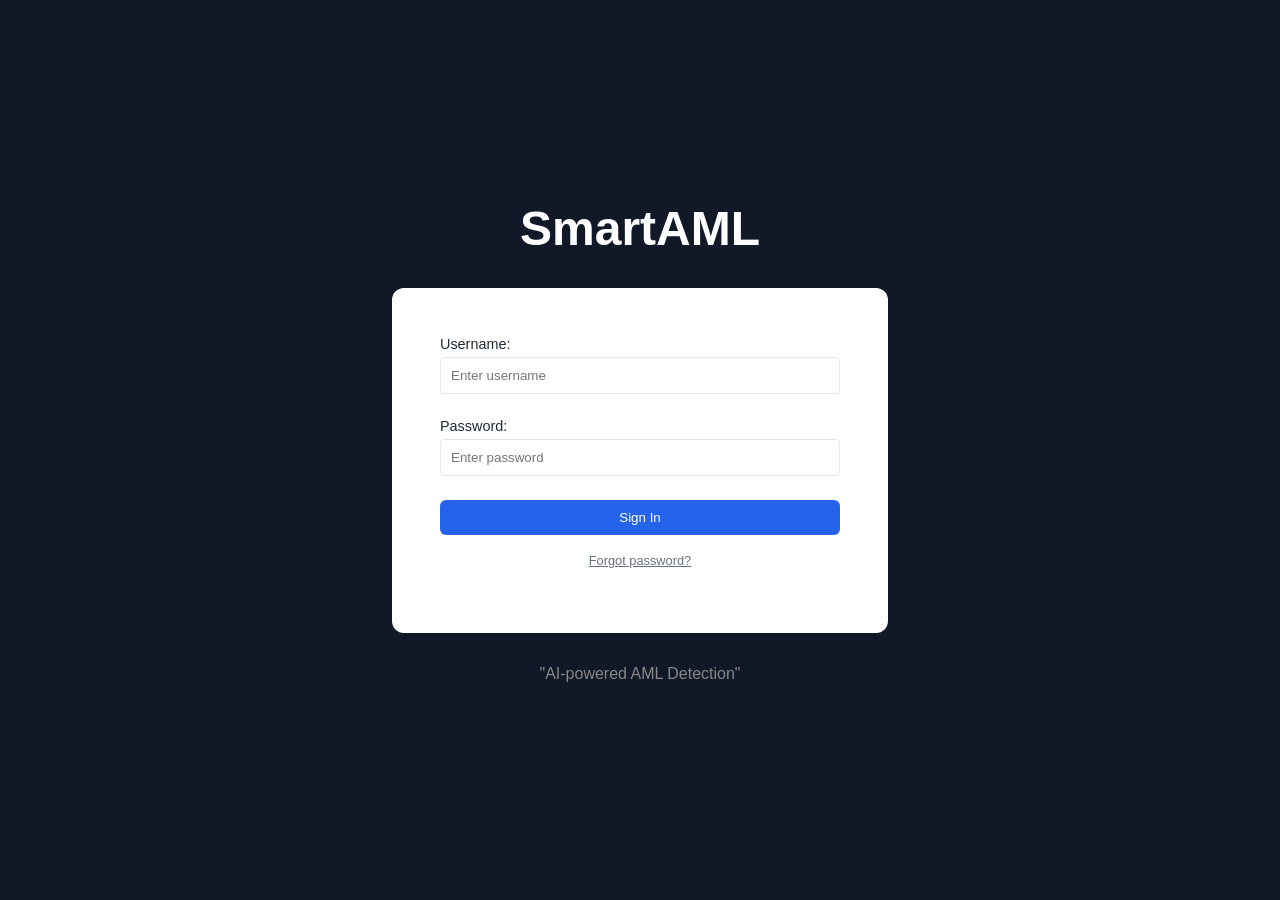
<file: frontend/index.html>
<!DOCTYPE html>
<html lang="en">
<head>
    <meta charset="UTF-8">
    <title>SmartAML - Login</title>
    <link rel="stylesheet" href="style.css">
</head>
<body class="login-body">
    <h1 style="color: white; font-size: 3rem; margin-bottom: 2rem;">SmartAML</h1>
    <div class="login-card">
        <form action="home.html">
            <div class="input-group">
                <label>Username:</label>
                <input type="text" placeholder="Enter username" required>
            </div>
            <div class="input-group">
                <label>Password:</label>
                <input type="password" placeholder="Enter password" required>
            </div>
            <button type="submit" class="btn btn-primary">Sign In</button>
            <p><a href="#" style="font-size: 0.8rem; color: var(--text-muted);">Forgot password?</a></p>
        </form>
    </div>
    <p style="color: #888; margin-top: 2rem;">"AI-powered AML Detection"</p>
</body>
</html>
</file>
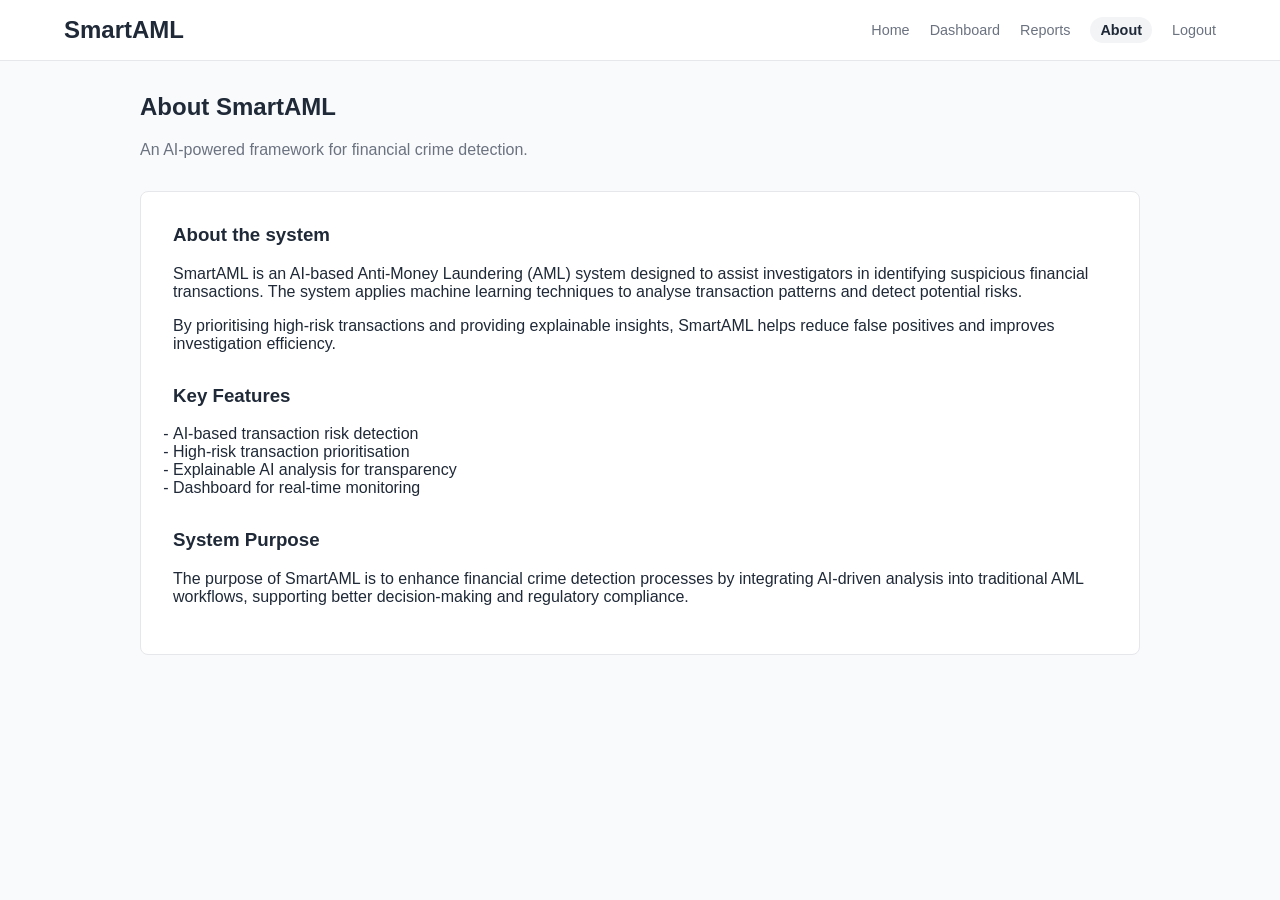
<file: frontend/about.html>
<!DOCTYPE html>
<html lang="en">
<head>
    <meta charset="UTF-8">
    <title>SmartAML - About</title>
    <link rel="stylesheet" href="style.css">
</head>
<body>
    <nav>
        <div class="logo">SmartAML</div>
        <ul>
            <li><a href="home.html">Home</a></li>
            <li><a href="dashboard.html">Dashboard</a></li>
            <li><a href="reports.html">Reports</a></li>
            <li><a href="about.html" class="active">About</a></li>
            <li><a href="index.html">Logout</a></li>
        </ul>
    </nav>
    <div class="container">
        <h2>About SmartAML</h2>
        <p class="subtitle">An AI-powered framework for financial crime detection.</p>

        <div class="card">
            <h3>About the system</h3>
            <p>SmartAML is an AI-based Anti-Money Laundering (AML) system designed to assist investigators in identifying suspicious financial transactions. The system applies machine learning techniques to analyse transaction patterns and detect potential risks.</p>
            <p>By prioritising high-risk transactions and providing explainable insights, SmartAML helps reduce false positives and improves investigation efficiency.</p>
            
            <h3 style="margin-top: 2rem;">Key Features</h3>
            <ul style="list-style-type: '- '; padding-left: 0;">
                <li>AI-based transaction risk detection</li>
                <li>High-risk transaction prioritisation</li>
                <li>Explainable AI analysis for transparency</li>
                <li>Dashboard for real-time monitoring</li>
            </ul>

            <h3 style="margin-top: 2rem;">System Purpose</h3>
            <p>The purpose of SmartAML is to enhance financial crime detection processes by integrating AI-driven analysis into traditional AML workflows, supporting better decision-making and regulatory compliance.</p>
        </div>
    </div>
</body>
</html>
</file>
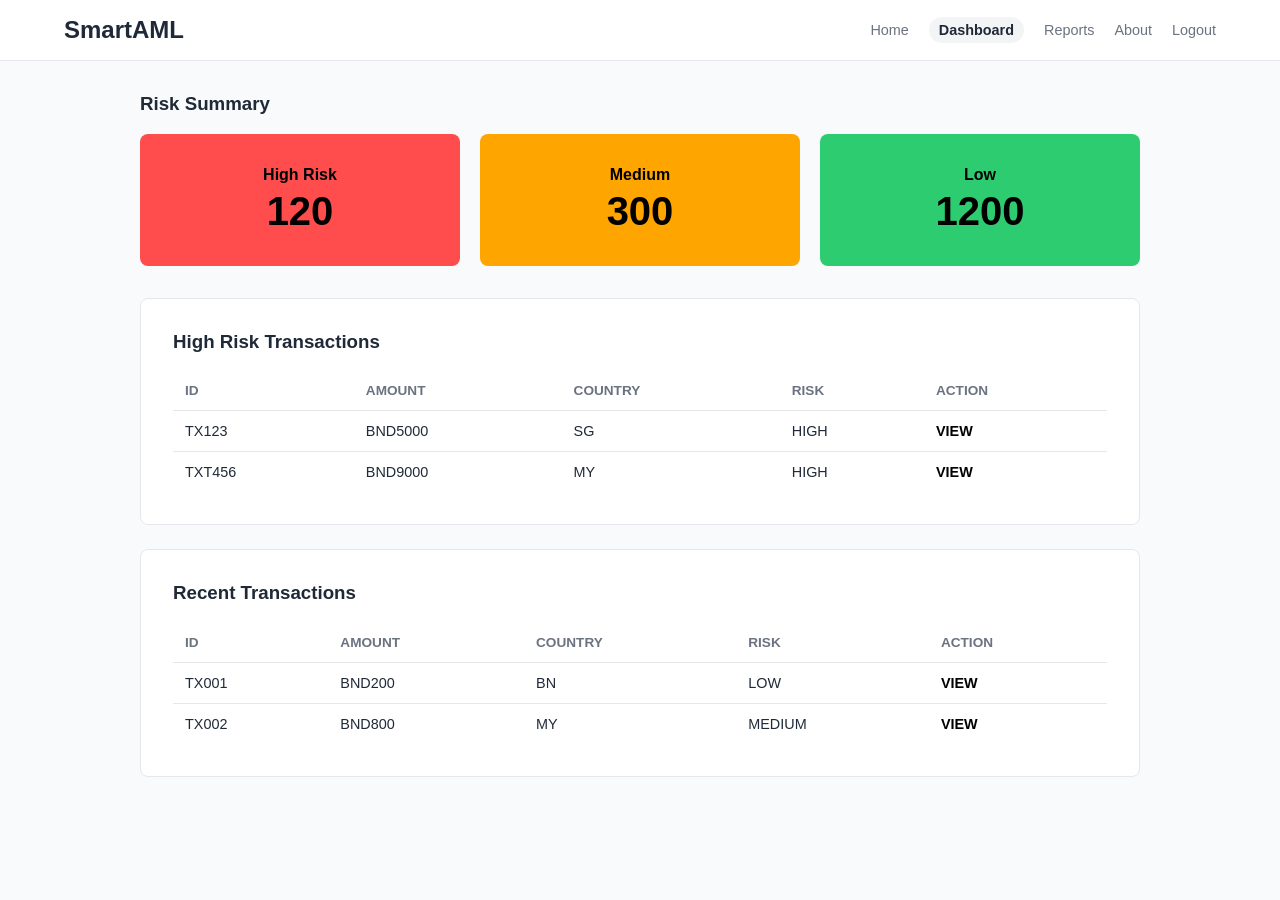
<file: frontend/dashboard.html>
<!DOCTYPE html>
<html lang="en">
<head>
    <meta charset="UTF-8">
    <title>SmartAML - Dashboard</title>
    <link rel="stylesheet" href="style.css">
</head>
<body>
    <nav>
        <div class="logo">SmartAML</div>
        <ul>
            <li><a href="home.html">Home</a></li>
            <li><a href="dashboard.html" class="active">Dashboard</a></li>
            <li><a href="reports.html">Reports</a></li>
            <li><a href="about.html">About</a></li>
            <li><a href="index.html">Logout</a></li>
        </ul>
    </nav>
    <div class="container">
        <h3>Risk Summary</h3>
        <div class="risk-grid">
            <div class="risk-card high"><h3>High Risk</h3><div class="count">120</div></div>
            <div class="risk-card med"><h3>Medium</h3><div class="count">300</div></div>
            <div class="risk-card low"><h3>Low</h3><div class="count">1200</div></div>
        </div>

        <div class="card">
            <h3>High Risk Transactions</h3>
            <table>
                <thead>
                    <tr><th>ID</th><th>Amount</th><th>Country</th><th>Risk</th><th>Action</th></tr>
                </thead>
                <tbody>
                    <tr><td>TX123</td><td>BND5000</td><td>SG</td><td>HIGH</td><td><a href="investigation.html" class="view-link">VIEW</a></td></tr>
                    <tr><td>TXT456</td><td>BND9000</td><td>MY</td><td>HIGH</td><td><a href="investigation.html" class="view-link">VIEW</a></td></tr>
                </tbody>
            </table>
        </div>

        <div class="card">
            <h3>Recent Transactions</h3>
            <table>
                <thead>
                    <tr><th>ID</th><th>Amount</th><th>Country</th><th>Risk</th><th>Action</th></tr>
                </thead>
                <tbody>
                    <tr><td>TX001</td><td>BND200</td><td>BN</td><td>LOW</td><td><a href="#" class="view-link">VIEW</a></td></tr>
                    <tr><td>TX002</td><td>BND800</td><td>MY</td><td>MEDIUM</td><td><a href="#" class="view-link">VIEW</a></td></tr>
                </tbody>
            </table>
        </div>
    </div>
</body>
</html>
</file>
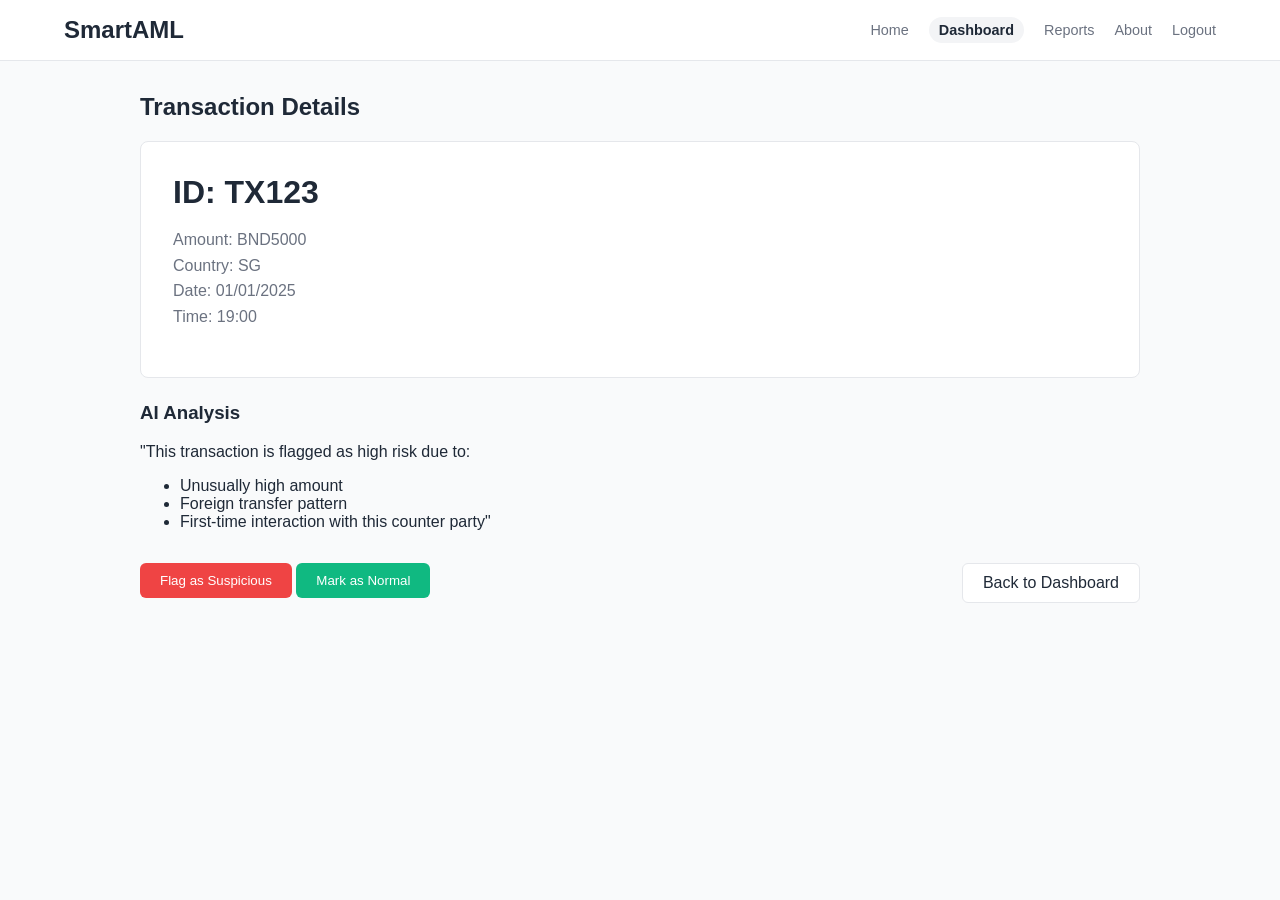
<file: frontend/investigation.html>
<!DOCTYPE html>
<html lang="en">
<head>
    <meta charset="UTF-8">
    <title>SmartAML - Investigation</title>
    <link rel="stylesheet" href="style.css">
</head>
<body>
    <nav>
        <div class="logo">SmartAML</div>
        <ul>
            <li><a href="home.html">Home</a></li>
            <li><a href="dashboard.html" class="active">Dashboard</a></li>
            <li><a href="reports.html">Reports</a></li>
            <li><a href="about.html">About</a></li>
            <li><a href="index.html">Logout</a></li>
        </ul>
    </nav>
    <div class="container">
        <h2>Transaction Details</h2>
        <div class="card">
            <h1 style="margin-bottom: 10px;">ID: TX123</h1>
            <p style="color: var(--text-muted); line-height: 1.6;">
                Amount: BND5000<br>
                Country: SG<br>
                Date: 01/01/2025<br>
                Time: 19:00
            </p>
        </div>

        <h3>AI Analysis</h3>
        <p>"This transaction is flagged as high risk due to:</p>
        <ul>
            <li>Unusually high amount</li>
            <li>Foreign transfer pattern</li>
            <li>First-time interaction with this counter party"</li>
        </ul>

        <div style="display: flex; justify-content: space-between; margin-top: 2rem;">
            <div>
                <button class="btn btn-red" onclick="alert('Flagged as Suspicious')">Flag as Suspicious</button>
                <button class="btn btn-green" onclick="alert('Marked as Normal')">Mark as Normal</button>
            </div>
            <a href="dashboard.html" class="btn btn-outline">Back to Dashboard</a>
        </div>
    </div>
</body>
</html>
</file>
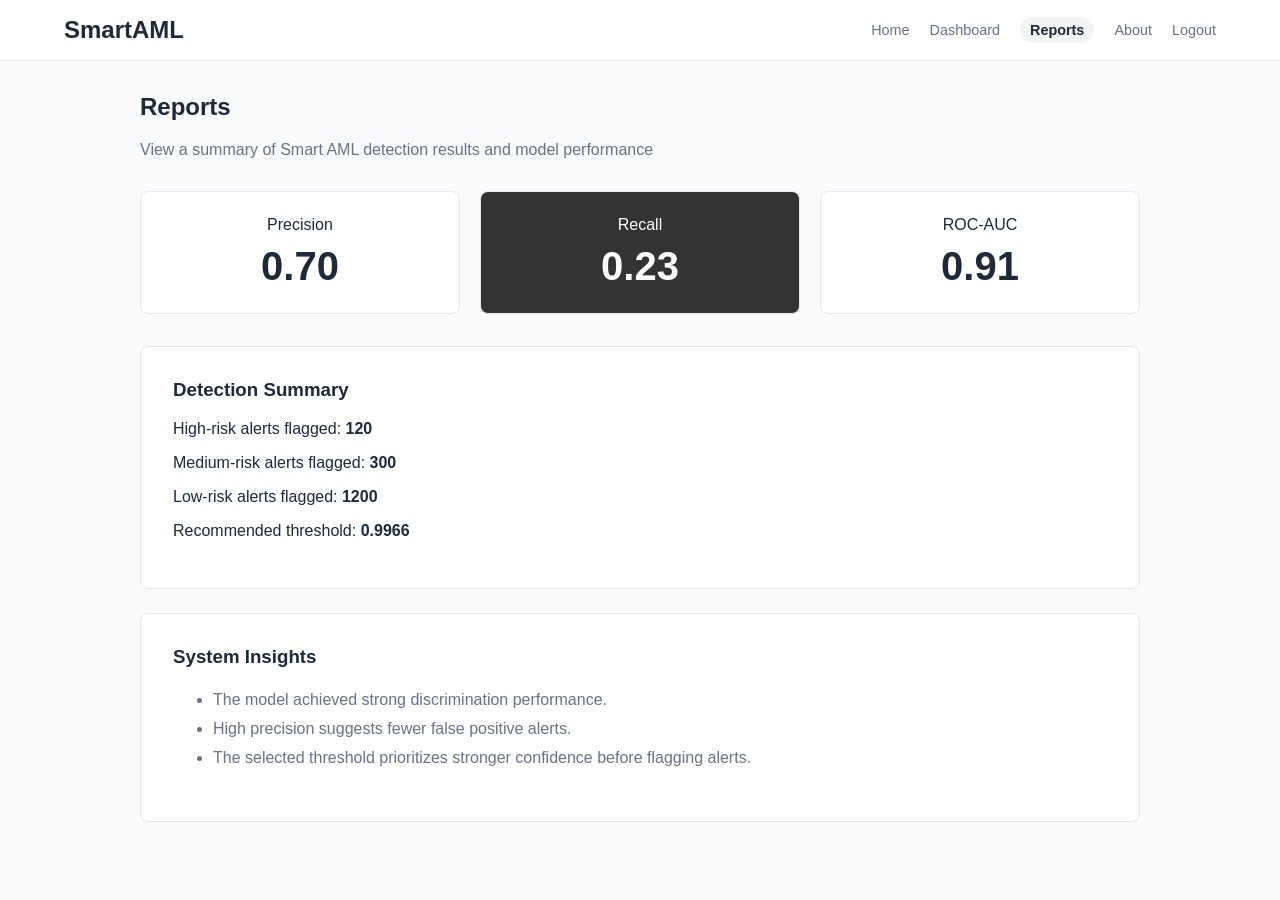
<file: frontend/reports.html>
<!DOCTYPE html>
<html lang="en">
<head>
    <meta charset="UTF-8">
    <title>SmartAML - Reports</title>
    <link rel="stylesheet" href="style.css">
</head>
<body>
    <nav>
        <div class="logo">SmartAML</div>
        <ul>
            <li><a href="home.html">Home</a></li>
            <li><a href="dashboard.html">Dashboard</a></li>
            <li><a href="reports.html" class="active">Reports</a></li>
            <li><a href="about.html">About</a></li>
            <li><a href="index.html">Logout</a></li>
        </ul>
    </nav>
    <div class="container">
        <h2>Reports</h2>
        <p class="subtitle">View a summary of Smart AML detection results and model performance</p>
        
        <div class="metrics-grid">
            <div class="metric-box"><span>Precision</span><span class="value">0.70</span></div>
            <div class="metric-box dark"><span>Recall</span><span class="value">0.23</span></div>
            <div class="metric-box"><span>ROC-AUC</span><span class="value">0.91</span></div>
        </div>

        <div class="card" style="margin-top: 2rem;">
            <h3>Detection Summary</h3>
            <p>High-risk alerts flagged: <strong>120</strong></p>
            <p>Medium-risk alerts flagged: <strong>300</strong></p>
            <p>Low-risk alerts flagged: <strong>1200</strong></p>
            <p>Recommended threshold: <strong>0.9966</strong></p>
        </div>

        <div class="card">
            <h3>System Insights</h3>
            <ul style="color: var(--text-muted); line-height: 1.8;">
                <li>The model achieved strong discrimination performance.</li>
                <li>High precision suggests fewer false positive alerts.</li>
                <li>The selected threshold prioritizes stronger confidence before flagging alerts.</li>
            </ul>
        </div>
    </div>
</body>
</html>
</file>
<file: frontend/style.css>
/* General Styles */
:root {
    --primary-blue: #2563eb;
    --dark-bg: #111827;
    --light-bg: #f9fafb;
    --border-color: #e5e7eb;
    --high-risk: #ef4444;
    --medium-risk: #f59e0b;
    --low-risk: #10b981;
    --text-main: #1f2937;
    --text-muted: #6b7280;
}

body {
    font-family: 'Inter', -apple-system, sans-serif;
    margin: 0;
    padding: 0;
    background-color: var(--light-bg);
    color: var(--text-main);
}

/* Navbar */
nav {
    background-color: white;
    padding: 1rem 5%;
    display: flex;
    justify-content: space-between;
    align-items: center;
    border-bottom: 1px solid var(--border-color);
}

.logo {
    font-size: 1.5rem;
    font-weight: bold;
    color: var(--text-main);
}

nav ul {
    list-style: none;
    display: flex;
    gap: 20px;
    margin: 0;
}

nav a {
    text-decoration: none;
    color: var(--text-muted);
    font-size: 0.9rem;
}

nav a.active {
    color: var(--text-main);
    font-weight: bold;
    background: #f3f4f6;
    padding: 5px 10px;
    border-radius: 15px;
}

/* Layout Containers */
.container {
    max-width: 1000px;
    margin: 2rem auto;
    padding: 0 20px;
}

.card {
    background: white;
    border: 1px solid var(--border-color);
    border-radius: 8px;
    padding: 2rem;
    margin-bottom: 1.5rem;
}

/* Typography */
h1, h2, h3 { margin-top: 0; }
.subtitle { color: var(--text-muted); margin-bottom: 2rem; }

/* Buttons */
.btn {
    padding: 10px 20px;
    border-radius: 6px;
    border: none;
    cursor: pointer;
    font-weight: 500;
    text-decoration: none;
    display: inline-block;
    text-align: center;
}

.btn-primary { background: var(--primary-blue); color: white; width: 100%; }
.btn-outline { border: 1px solid var(--border-color); background: white; color: var(--text-main); }
.btn-red { background: var(--high-risk); color: white; }
.btn-green { background: var(--low-risk); color: white; }

/* Dashboard Specifics */
.risk-grid {
    display: grid;
    grid-template-columns: repeat(3, 1fr);
    gap: 20px;
    margin-bottom: 2rem;
}

.risk-card {
    padding: 2rem;
    border-radius: 8px;
    text-align: center;
    color: black;
}

.risk-card h3 { margin-bottom: 5px; font-size: 1rem; }
.risk-card .count { font-size: 2.5rem; font-weight: bold; }

.high { background-color: #ff4d4d; }
.med { background-color: #ffa500; }
.low { background-color: #2ecc71; }

/* Tables */
table {
    width: 100%;
    border-collapse: collapse;
    margin-top: 1rem;
}

th {
    text-align: left;
    padding: 12px;
    color: var(--text-muted);
    font-size: 0.85rem;
    text-transform: uppercase;
}

td {
    padding: 12px;
    border-top: 1px solid var(--border-color);
    font-size: 0.9rem;
}

.view-link {
    color: black;
    font-weight: bold;
    text-decoration: none;
}

/* Login Page Only */
.login-body {
    display: flex;
    flex-direction: column;
    justify-content: center;
    align-items: center;
    height: 100vh;
    background-color: var(--dark-bg);
}

.login-card {
    background: white;
    padding: 3rem;
    border-radius: 12px;
    width: 100%;
    max-width: 400px;
    text-align: center;
}

.input-group {
    text-align: left;
    margin-bottom: 1.5rem;
}

.input-group label { display: block; margin-bottom: 5px; font-size: 0.9rem; }
.input-group input {
    width: 100%;
    padding: 10px;
    border: 1px solid var(--border-color);
    border-radius: 4px;
    box-sizing: border-box;
}

/* Metrics for Reports */
.metrics-grid {
    display: grid;
    grid-template-columns: repeat(3, 1fr);
    gap: 20px;
}

.metric-box {
    border: 1px solid var(--border-color);
    background: white;
    padding: 1.5rem;
    text-align: center;
    border-radius: 8px;
}

.metric-box.dark { background: #333; color: white; }
.metric-box .value { font-size: 2.5rem; font-weight: bold; display: block; margin-top: 10px; }
</file>
